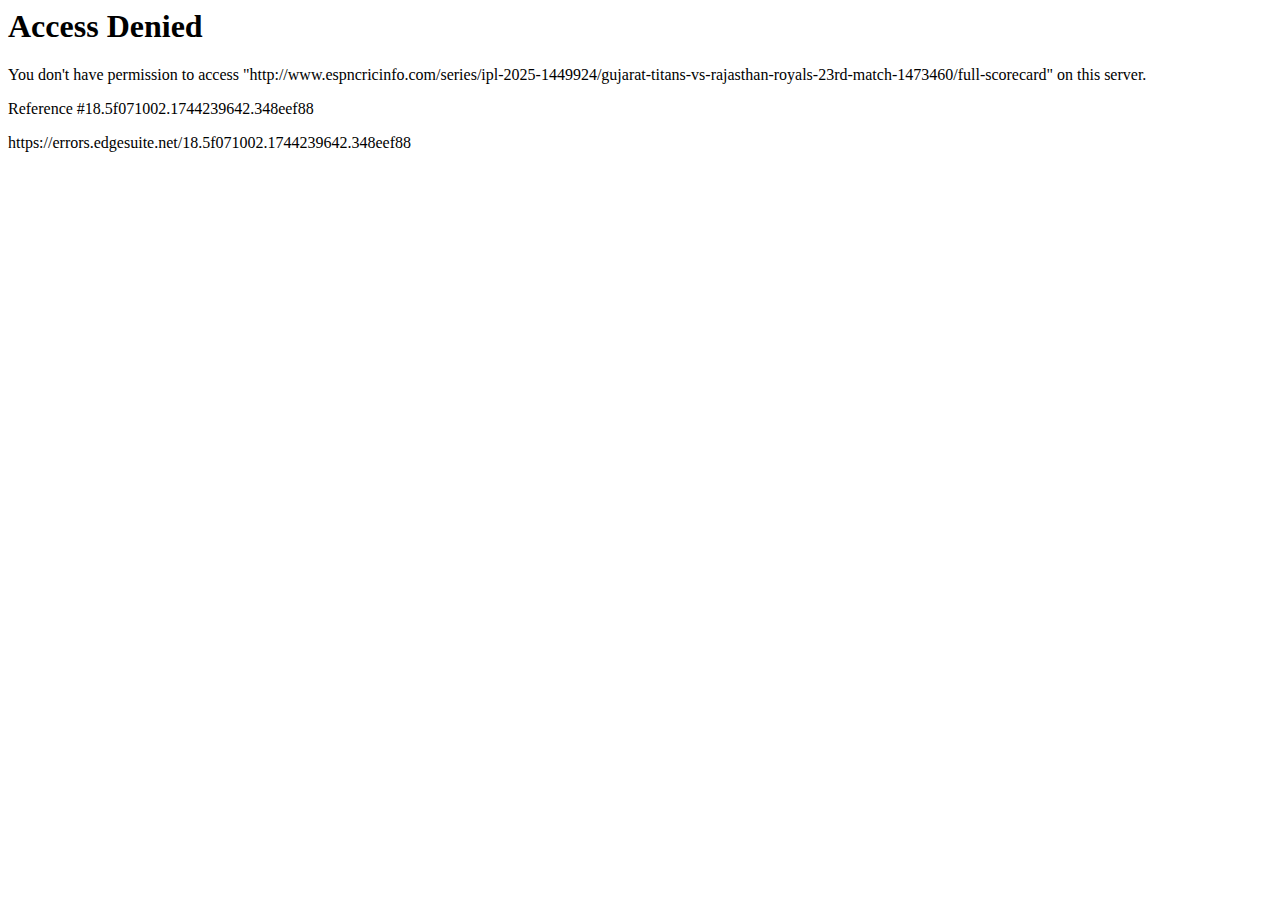
<file: index.html>
<html><head>
<title>Access Denied</title>
</head><body>
<h1>Access Denied</h1>
 
You don't have permission to access "http://www.espncricinfo.com/series/ipl-2025-1449924/gujarat-titans-vs-rajasthan-royals-23rd-match-1473460/full-scorecard" on this server.<p>
Reference #18.5f071002.1744239642.348eef88
</p><p>https://errors.edgesuite.net/18.5f071002.1744239642.348eef88</p>


</body></html>
</file>
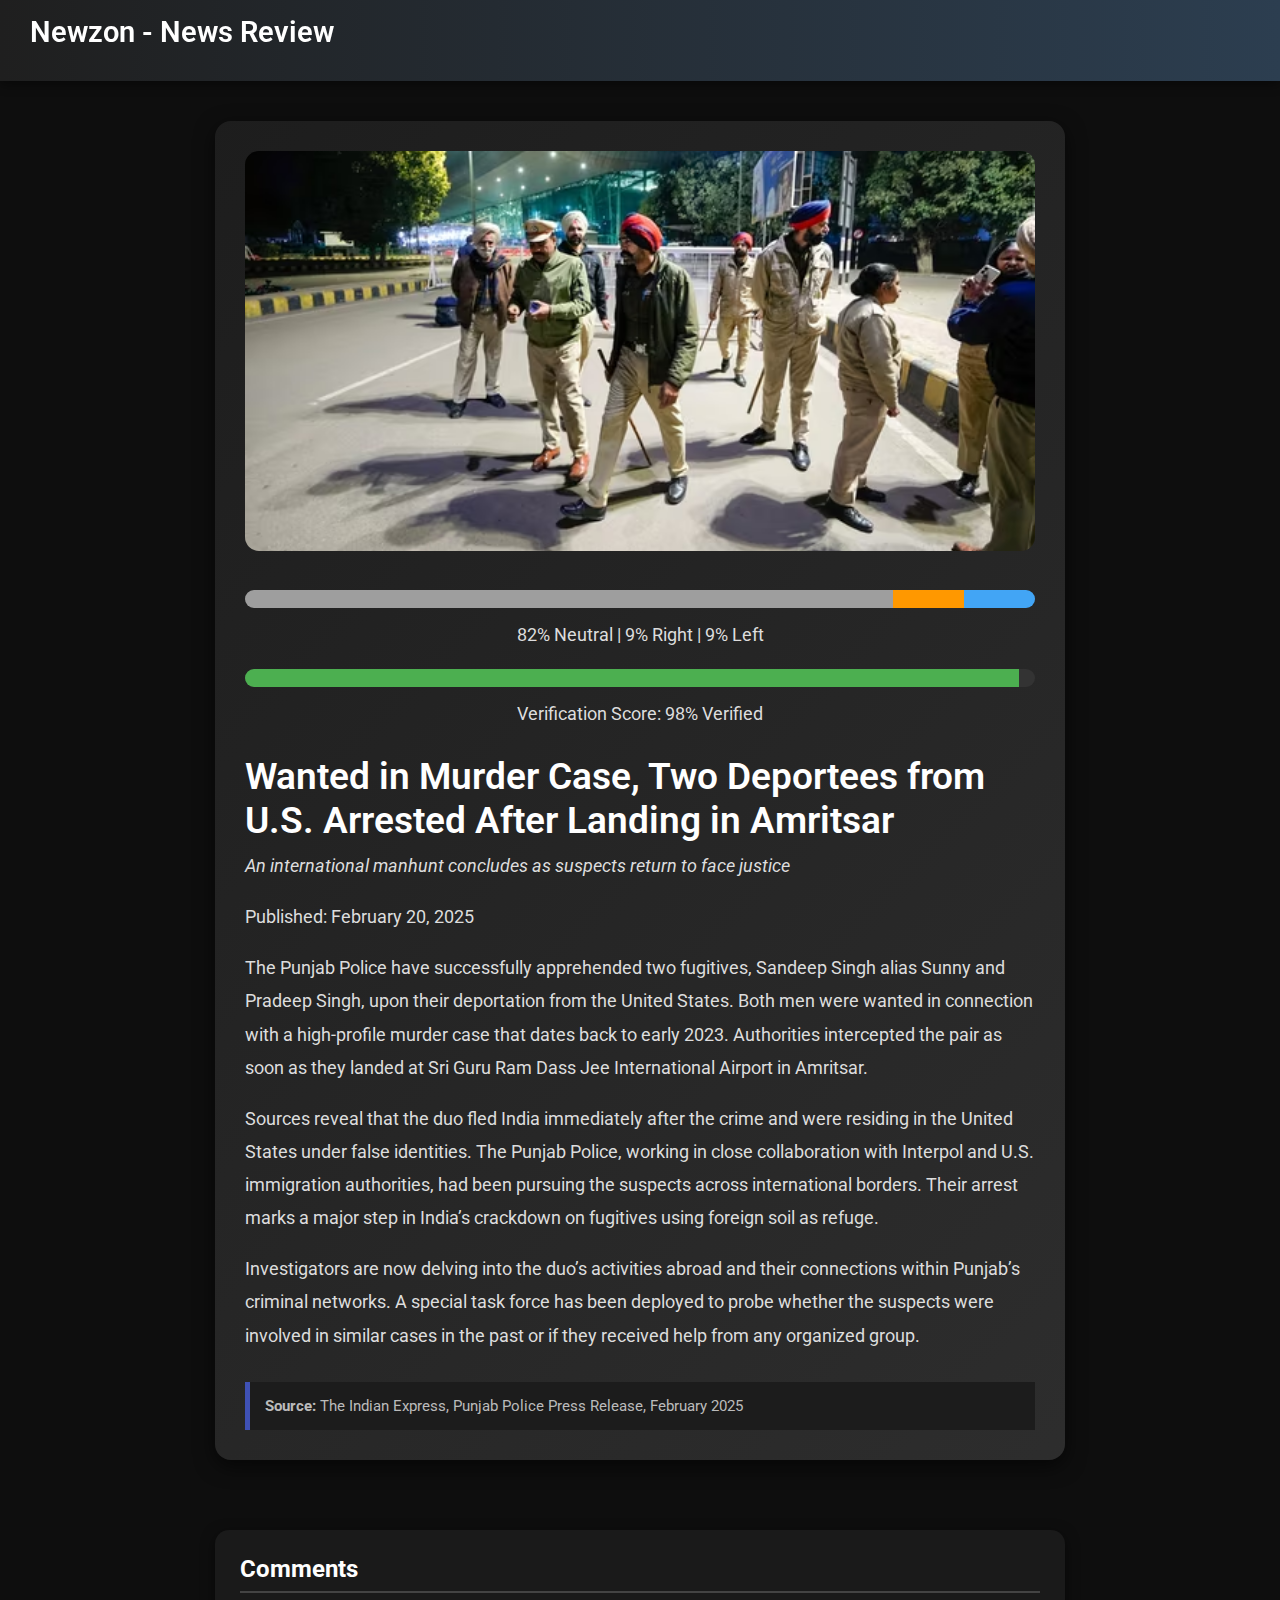
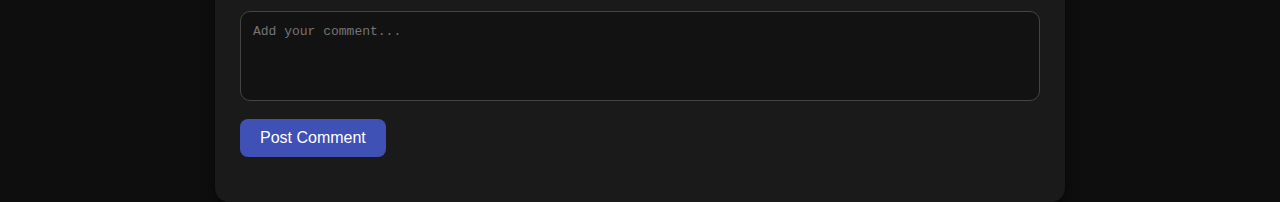
<file: article.html>
<!DOCTYPE html>
<html lang="en">
<head>
    <meta charset="UTF-8">
    <meta name="viewport" content="width=device-width, initial-scale=1.0">
    <title>Full News Article</title>
    <link rel="stylesheet" href="https://fonts.googleapis.com/css2?family=Roboto:wght@300;400;500;700&display=swap">

    <style>
        * {
            margin: 0;
            padding: 0;
            box-sizing: border-box;
        }

        body, html {
            height: 100%;
            width: 100%;
            font-family: 'Roboto', sans-serif;
            background: #0e0e0e;
            color: #e0e0e0;
            display: flex;
            flex-direction: column;
        }

        header {
            padding: 15px 30px;
            background: linear-gradient(90deg, #1f1f1f, #2c3e50);
            box-shadow: 0 4px 10px rgba(0, 0, 0, 0.4);
            display: flex;
            justify-content: space-between;
            align-items: center;
            position: sticky;
            top: 0;
            z-index: 1000;
        }

        header h1 {
            font-size: 1.8em;
            color: #ffffff;
        }

        .container {
            width: 90vw;
            max-width: 850px;
            margin: 40px auto;
            padding: 30px;
            background: linear-gradient(135deg, rgba(33, 33, 33, 0.8), rgba(66, 66, 66, 0.6));
            border-radius: 16px;
            box-shadow: 0 6px 20px rgba(0, 0, 0, 0.6);
        }

        .full-news-article {
            width: 100%;
        }

        .article-image {
            width: 100%;
            max-height: 400px;
            object-fit: cover;
            border-radius: 14px;
            margin-bottom: 25px;
        }

        .analysis-section {
            margin-bottom: 25px;
            text-align: center;
        }

        .bias-bar, .truth-bar {
            width: 100%;
            height: 18px;
            border-radius: 9px;
            background: #333;
            display: flex;
            overflow: hidden;
            margin: 10px 0;
        }

        .bias-fill {
            height: 100%;
        }

        .bias-fill.neutral {
            background-color: #9e9e9e;
        }

        .bias-fill.right {
            background-color: #ff9800;
        }

        .bias-fill.left {
            background-color: #42a5f5;
        }

        .truth-fill {
            height: 100%;
            background-color: #4caf50;
        }

        .bias-percentage, .truth-percentage {
            font-size: 14px;
            color: #b0b0b0;
        }

        h1 {
            font-size: 2.3em;
            font-weight: 600;
            margin-bottom: 16px;
            color: #ffffff;
            line-height: 1.2;
        }

        .article-date {
            font-size: 14px;
            color: #aaa;
            margin-bottom: 20px;
        }

        .full-news-article p {
            font-size: 1.15em;
            line-height: 1.8;
            margin-bottom: 18px;
            color: #ddd;
        }

        .tagline {
            font-size: 1em;
            font-style: italic;
            color: #999;
            margin-top: -10px;
            margin-bottom: 30px;
        }

        .source-box {
            margin-top: 30px;
            font-size: 0.95em;
            padding: 15px;
            border-left: 5px solid #3f51b5;
            background: #1c1c1c;
            color: #bbb;
        }

        .comments-section {
            width: 90vw;
            max-width: 850px;
            margin: 30px auto;
            background: #1a1a1a;
            padding: 25px;
            border-radius: 14px;
            box-shadow: 0 4px 14px rgba(0, 0, 0, 0.5);
        }

        .comments-section h2 {
            margin-bottom: 18px;
            font-size: 1.5em;
            color: #ffffff;
            border-bottom: 2px solid #444;
            padding-bottom: 8px;
        }

        #commentInput {
            width: 100%;
            height: 90px;
            border-radius: 10px;
            border: 1px solid #444;
            background-color: #121212;
            color: #eee;
            font-size: 1em;
            padding: 12px;
            margin-bottom: 14px;
            resize: none;
            transition: border-color 0.3s ease;
        }

        #commentInput:focus {
            border-color: #3f51b5;
            outline: none;
        }

        button {
            padding: 10px 20px;
            font-size: 1em;
            background-color: #3f51b5;
            color: white;
            border: none;
            border-radius: 8px;
            cursor: pointer;
            transition: background 0.3s ease;
        }

        button:hover {
            background-color: #5c6bc0;
        }

        #commentsDisplay {
            margin-top: 20px;
        }

        .comment-item {
            background-color: #2c2c2c;
            color: #ddd;
            padding: 14px 16px;
            border-radius: 10px;
            margin-bottom: 12px;
            box-shadow: 0 2px 8px rgba(0,0,0,0.3);
            transition: transform 0.2s;
        }

        .comment-item:hover {
            transform: translateY(-2px);
        }

        @media (max-width: 768px) {
            h1 {
                font-size: 1.7em;
            }

            .container {
                padding: 20px;
            }
        }
    </style>
</head>
<body>
    <header>
        <h1>Newzon - News Review</h1>
    </header>

    <main class="container">
        <article class="full-news-article">
            <img src="imgs/a1.jpg" alt="Image for full news article" class="article-image">

            <div class="analysis-section">
                <div class="bias-bar">
                    <div class="bias-fill neutral" style="width: 82%;"></div>
                    <div class="bias-fill right" style="width: 9%;"></div>
                    <div class="bias-fill left" style="width: 9%;"></div>
                </div>
                <p class="bias-percentage">
                    <span class="neutral-bias">82% Neutral</span> |
                    <span class="right-bias">9% Right</span> |
                    <span class="left-bias">9% Left</span>
                </p>

                <div class="truth-bar">
                    <div class="truth-fill" style="width: 98%;"></div>
                </div>
                <p class="truth-percentage">Verification Score: 98% Verified</p>
            </div>

            <h1>Wanted in Murder Case, Two Deportees from U.S. Arrested After Landing in Amritsar</h1>
            <p class="tagline">An international manhunt concludes as suspects return to face justice</p>
            <p class="article-date">Published: February 20, 2025</p>
            <p>The Punjab Police have successfully apprehended two fugitives, Sandeep Singh alias Sunny and Pradeep Singh, upon their deportation from the United States. Both men were wanted in connection with a high-profile murder case that dates back to early 2023. Authorities intercepted the pair as soon as they landed at Sri Guru Ram Dass Jee International Airport in Amritsar.</p>

            <p>Sources reveal that the duo fled India immediately after the crime and were residing in the United States under false identities. The Punjab Police, working in close collaboration with Interpol and U.S. immigration authorities, had been pursuing the suspects across international borders. Their arrest marks a major step in India’s crackdown on fugitives using foreign soil as refuge.</p>

            <p>Investigators are now delving into the duo’s activities abroad and their connections within Punjab’s criminal networks. A special task force has been deployed to probe whether the suspects were involved in similar cases in the past or if they received help from any organized group.</p>

            <div class="source-box">
                <strong>Source:</strong> The Indian Express, Punjab Police Press Release, February 2025
            </div>
        </article>
    </main>

    <section class="comments-section">
        <h2>Comments</h2>
        <textarea id="commentInput" placeholder="Add your comment..."></textarea>
        <button onclick="addComment()">Post Comment</button>
        <div id="commentsDisplay"></div>
    </section>

    <script>
        function addComment() {
            const input = document.getElementById("commentInput");
            const text = input.value.trim();

            if (!text) {
                alert("Please write a comment first!");
                return;
            }

            const commentBox = document.createElement("div");
            commentBox.className = "comment-item";
            commentBox.textContent = text;

            const display = document.getElementById("commentsDisplay");
            display.prepend(commentBox);

            input.value = "";
        }
    </script>
</body>
</html>
</file>
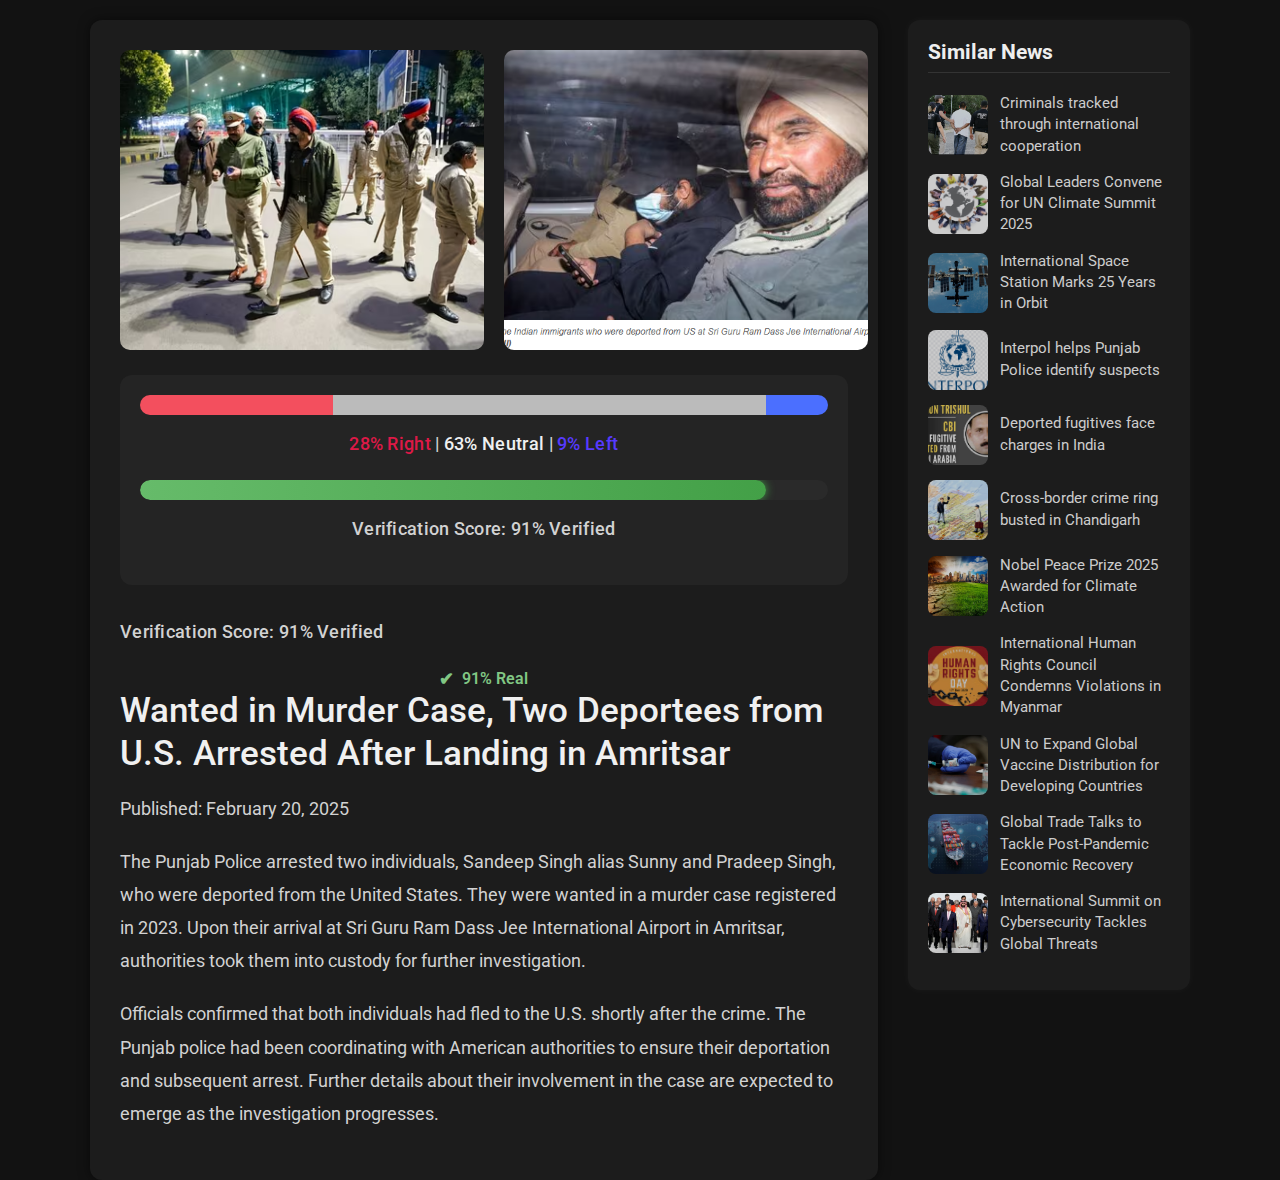
<file: crime.html>
<!DOCTYPE html>
<html lang="en">
<head>
    <meta charset="UTF-8">
    <meta name="viewport" content="width=device-width, initial-scale=1.0">
    <title>Full News Article</title>
    <link rel="stylesheet" href="articles.css">
    <link rel="preconnect" href="https://fonts.googleapis.com">
    <link rel="preconnect" href="https://fonts.gstatic.com" crossorigin>
    <link href="https://fonts.googleapis.com/css2?family=Roboto:wght@300;400;500;700&display=swap" rel="stylesheet">
</head>
<body>
    <main class="container">
        <div class="content-wrapper">
            <article class="full-news-article">
                <div class="article-image-row">
                    <img src="imgs/a1.jpg" alt="Image 1" class="side-by-side-image">
                    <img src="imgs/image1.png" alt="Image 2" class="side-by-side-image">
                  </div>
                  
    
                <div class="analysis-section">
                    <div class="bias-bar">
                        <div class="bias-fill right" style="width: 28%;"></div>
                        <div class="bias-fill neutral" style="width: 63%;"></div>
                        <div class="bias-fill left" style="width: 9%;"></div>
                    </div>
                    <p class="bias-percentage">
                        <span class="right-bias">28% Right</span> | 
                        <span class="neutral-bias">63% Neutral</span> | 
                        <span class="left-bias">9% Left</span>
                    </p>
    
                    <div class="truth-bar">
                        <div class="truth-fill" style="width: 91%;"></div>
                    </div>
                    <p class="truth-percentage">Verification Score: 91% Verified</p>
                </div>
                <p class="truth-percentage">Verification Score: 91% Verified</p>
                <div class="verified-tag">
                  <i>✔</i> <span>91% Real</span>
                </div>
                
                <h1>Wanted in Murder Case, Two Deportees from U.S. Arrested After Landing in Amritsar</h1>
                <p class="article-date">Published: February 20, 2025</p>
                <p>The Punjab Police arrested two individuals, Sandeep Singh alias Sunny and Pradeep Singh, who were deported from the United States. They were wanted in a murder case registered in 2023. Upon their arrival at Sri Guru Ram Dass Jee International Airport in Amritsar, authorities took them into custody for further investigation.</p>
                <p>Officials confirmed that both individuals had fled to the U.S. shortly after the crime. The Punjab police had been coordinating with American authorities to ensure their deportation and subsequent arrest. Further details about their involvement in the case are expected to emerge as the investigation progresses.</p>
            </article>
    
            <aside class="similar-articles">
                <h2>Similar News</h2>
                <div class="similar-article-card">
                    <img src="imgs/cri.png" alt="Related news image">
                    <a href="article3.html">Criminals tracked through international cooperation</a>
                </div>
                <div class="similar-article-card">
                    <img src="imgs/glo.png" alt="Related news image">
                    <a href="article2.html">Global Leaders Convene for UN Climate Summit 2025</a>
                </div>
                <div class="similar-article-card">
                    <img src="imgs/int.png" alt="Related news image">
                    <a href="article3.html">International Space Station Marks 25 Years in Orbit</a>
                </div>
                <div class="similar-article-card">
                    <img src="imgs/in.png" alt="Related news image">
                    <a href="article4.html">Interpol helps Punjab Police identify suspects</a>
                </div>
                <div class="similar-article-card">
                    <img src="imgs/de.png" alt="Related news image">
                    <a href="article5.html">Deported fugitives face charges in India</a>
                </div>
                <div class="similar-article-card">
                    <img src="imgs/cr.png" alt="Related news image">
                    <a href="article6.html">Cross-border crime ring busted in Chandigarh</a>
                </div>
                <div class="similar-article-card">
                    <img src="imgs/image2.png" alt="Related news image">
                    <a href="article2.html">Nobel Peace Prize 2025 Awarded for Climate Action</a>
                </div>
                <div class="similar-article-card">
                    <img src="imgs/hu.png" alt="Related news image">
                    <a href="article3.html">International Human Rights Council Condemns Violations in Myanmar</a>
                </div>
                <div class="similar-article-card">
                    <img src="imgs/va.png" alt="Related news image">
                    <a href="article2.html">UN to Expand Global Vaccine Distribution for Developing Countries</a>
                </div>
                <div class="similar-article-card">
                    <img src="imgs/gl.png" alt="Related news image">
                    <a href="article3.html">Global Trade Talks to Tackle Post-Pandemic Economic Recovery</a>
                </div>
                <div class="similar-article-card">
                    <img src="imgs/su.png" alt="Related news image">
                    <a href="article4.html">International Summit on Cybersecurity Tackles Global Threats</a>
                </div>
              
            </aside>
        </div>
    </main>
</file>
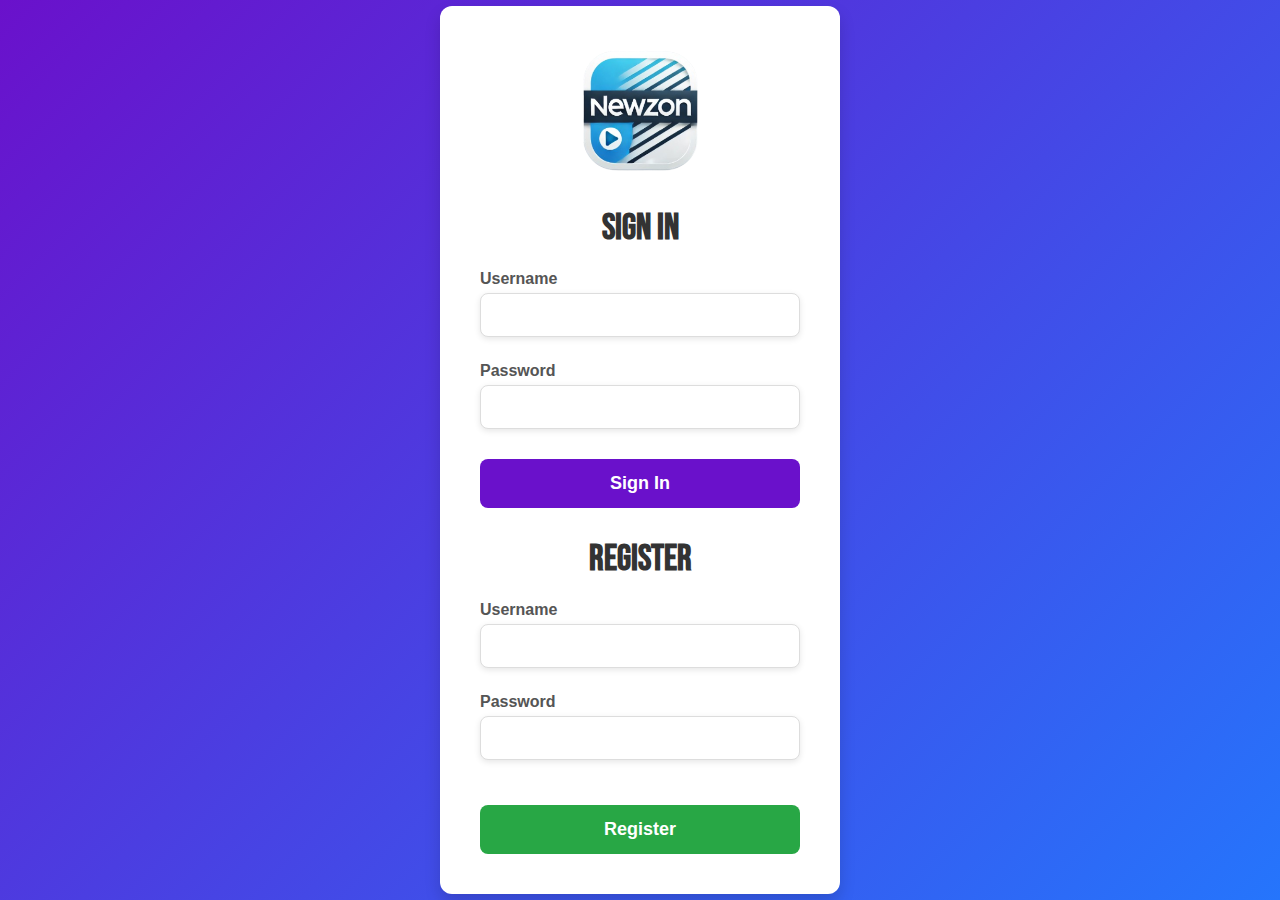
<file: login.html>
<!DOCTYPE html>
<html lang="en">
<head>
  <meta charset="UTF-8">
  <meta name="viewport" content="width=device-width, initial-scale=1.0">
  <title>Sign In / Register</title>
  <link href="https://fonts.googleapis.com/css2?family=Bebas+Neue&display=swap" rel="stylesheet">
  <link rel="stylesheet" href="login.css">
</head>
<body>
  <div class="login-container">
    <div class="logo-container">
      <img src="imgs/logo.png" alt="NEWZON Logo" class="logo">
    </div>
    <div class="login-form">
      <h2>Sign In</h2>

      <!-- LOGIN FORM -->
      <form action="login.php" method="POST">
        <div class="input-group">
          <label for="username">Username</label>
          <input type="text" name="username" required>
        </div>
        <div class="input-group">
          <label for="password">Password</label>
          <input type="password" name="password" required>
        </div>
        <div class="form-actions">
          <button type="submit" class="btn-signin">Sign In</button>
        </div>
      </form>

      <h2 style="margin-top: 30px;">Register</h2>

      <!-- REGISTER FORM -->
      <form action="register.php" method="POST">
        <div class="input-group">
          <label for="username">Username</label>
          <input type="text" name="username" required>
        </div>
        <div class="input-group">
          <label for="password">Password</label>
          <input type="password" name="password" required>
        </div>
        <div class="form-actions">
          <button type="submit" class="btn-register">Register</button>
        </div>
      </form>
    </div>
  </div>
</body>
</html>
</file>
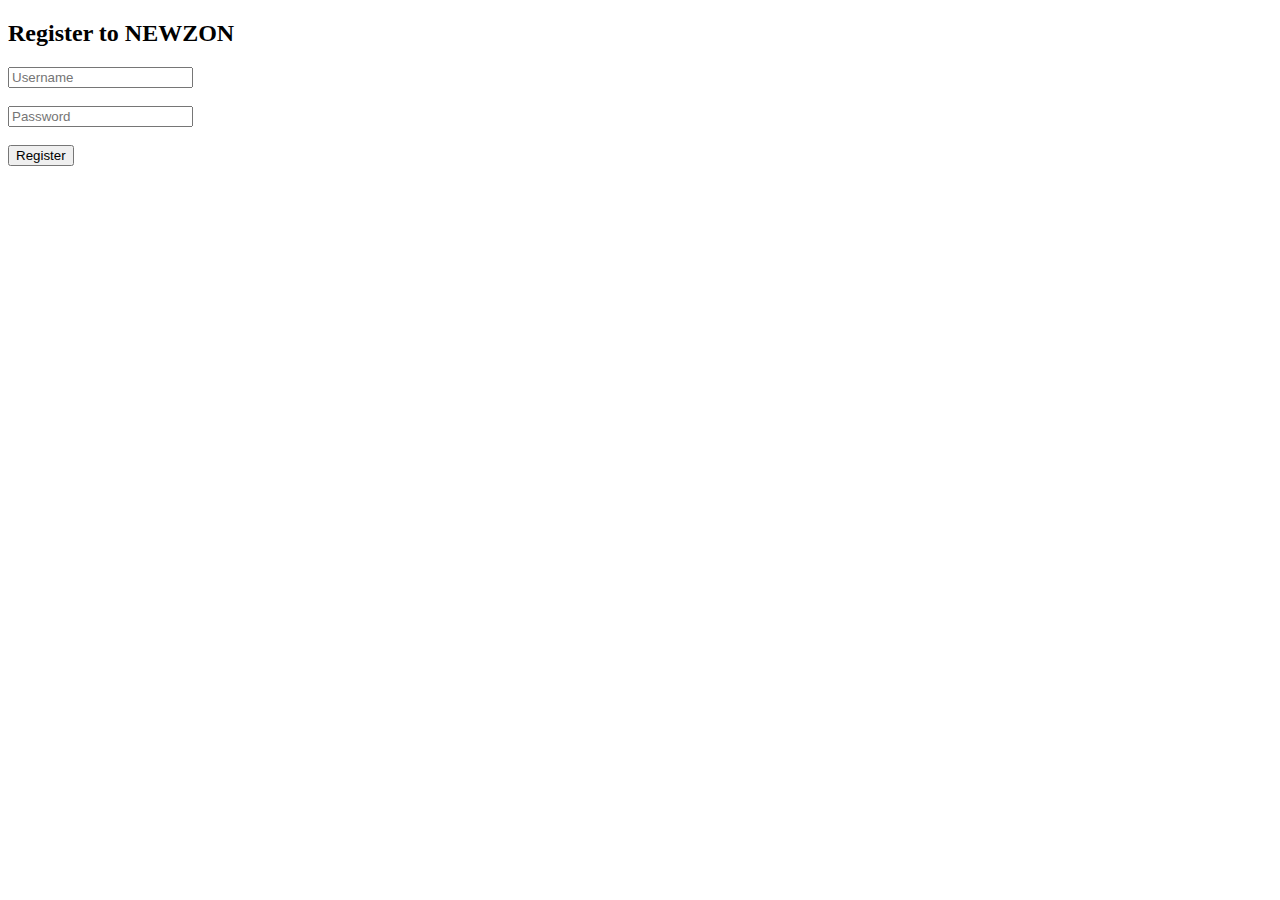
<file: register.html>
<!DOCTYPE html>
<html>
<head>
  <title>Register</title>
</head>
<body>
  <h2>Register to NEWZON</h2>
  <form action="register.php" method="POST">
    <input type="text" name="username" placeholder="Username" required><br><br>
    <input type="password" name="password" placeholder="Password" required><br><br>
    <button type="submit">Register</button>
  </form>
</body>
</html>
</file>
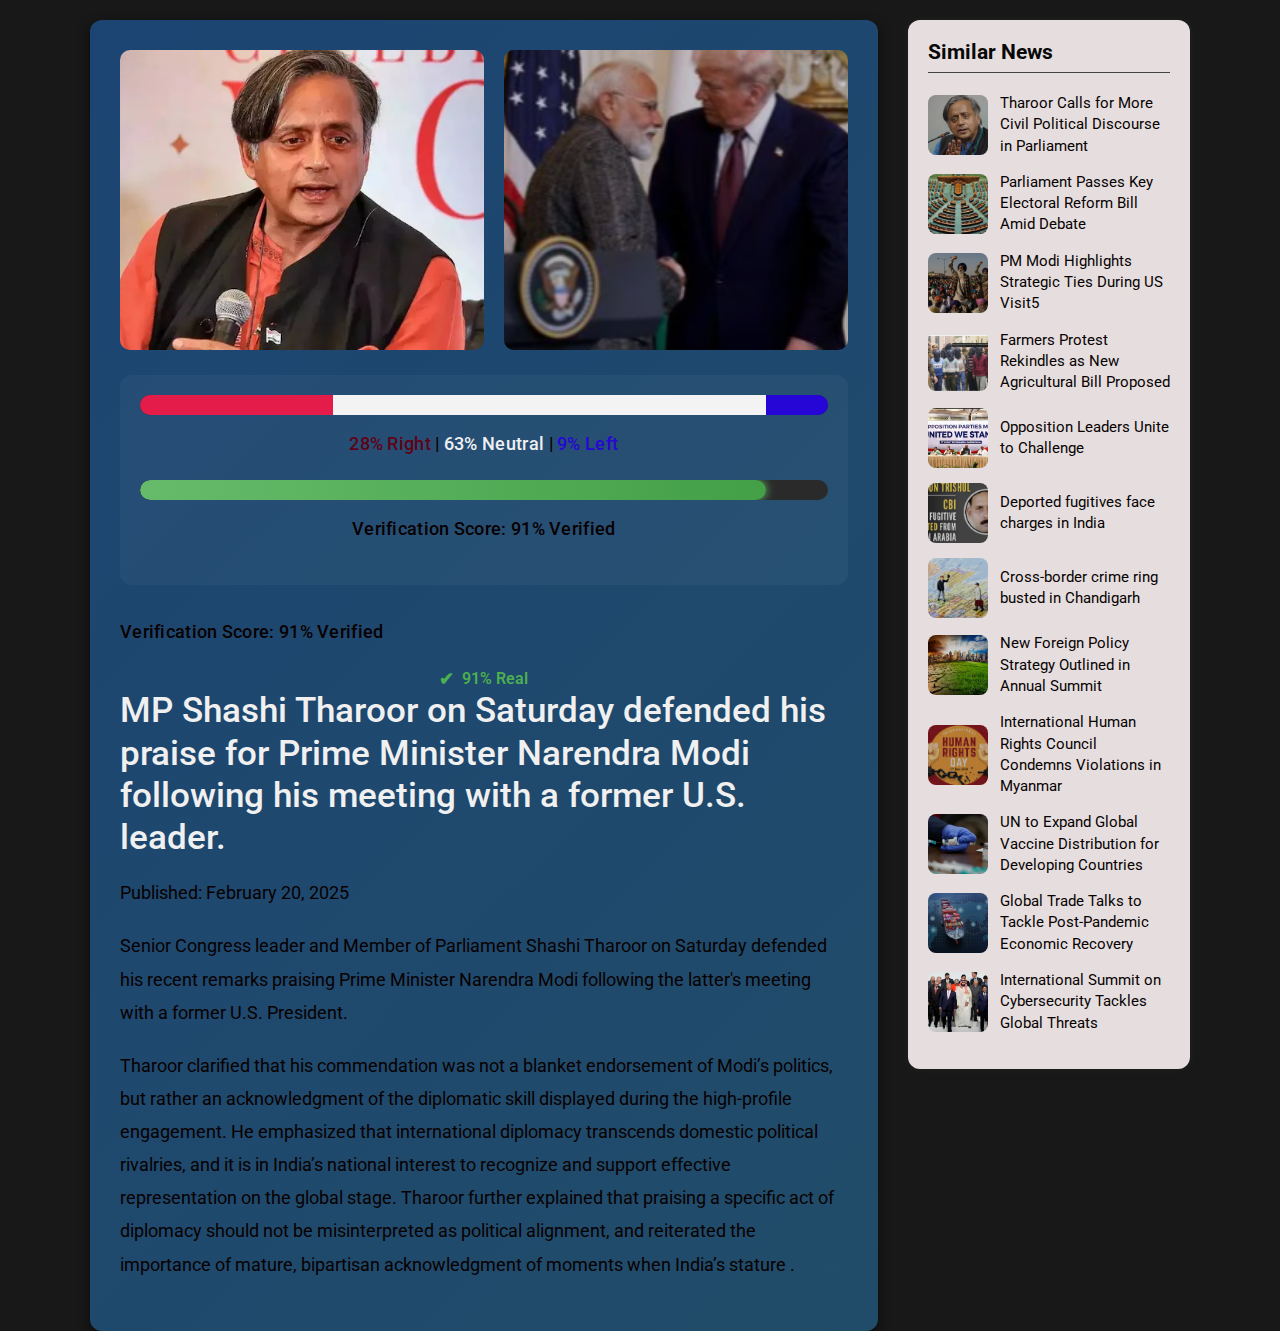
<file: sash.html>
<!DOCTYPE html>
<html lang="en">
<head>
    <meta charset="UTF-8">
    <meta name="viewport" content="width=device-width, initial-scale=1.0">
    <title>Full News Article</title>
    <link rel="stylesheet" href="sash.css">
    <link rel="preconnect" href="https://fonts.googleapis.com">
    <link rel="preconnect" href="https://fonts.gstatic.com" crossorigin>
    <link href="https://fonts.googleapis.com/css2?family=Roboto:wght@300;400;500;700&display=swap" rel="stylesheet">
</head>
<body>
    <main class="container">
        <div class="content-wrapper">
            <article class="full-news-article">
                <div class="article-image-row">
                    <img src="imgs/i2.jpg" alt="Image 1" class="side-by-side-image">
                    <img src="imgs/s1.png" alt="Image 2" class="side-by-side-image">
                  </div>
                  
    
                <div class="analysis-section">
                    <div class="bias-bar">
                        <div class="bias-fill right" style="width: 28%;"></div>
                        <div class="bias-fill neutral" style="width: 63%;"></div>
                        <div class="bias-fill left" style="width: 9%;"></div>
                    </div>
                    <p class="bias-percentage">
                        <span class="right-bias">28% Right</span> | 
                        <span class="neutral-bias">63% Neutral</span> | 
                        <span class="left-bias">9% Left</span>
                    </p>
    
                    <div class="truth-bar">
                        <div class="truth-fill" style="width: 91%;"></div>
                    </div>
                    <p class="truth-percentage">Verification Score: 91% Verified</p>
                </div>
                <p class="truth-percentage">Verification Score: 91% Verified</p>
                <div class="verified-tag">
                  <i>✔</i> <span>91% Real</span>
                </div>
                
                <h1>MP Shashi Tharoor on Saturday defended his praise for Prime Minister Narendra Modi following his meeting with a former U.S. leader.</h1>
                <p class="article-date">Published: February 20, 2025</p>
                <p> Senior Congress leader and Member of Parliament Shashi Tharoor on Saturday defended his recent remarks praising Prime Minister Narendra Modi following the latter's meeting with a former U.S. President.</p>
                <p> Tharoor clarified that his commendation was not a blanket endorsement of Modi’s politics, but rather an acknowledgment of the diplomatic skill displayed during the high-profile engagement. He emphasized that international diplomacy transcends domestic political rivalries, and it is in India’s national interest to recognize and support effective representation on the global stage. Tharoor further explained that praising a specific act of diplomacy should not be misinterpreted as political alignment, and reiterated the importance of mature, bipartisan acknowledgment of moments when India’s stature .</p>
            </article>
    
            <aside class="similar-articles">
                <h2>Similar News</h2>
                <div class="similar-article-card">
                    <img src="imgs/s2.png" alt="Related news image">
                    <a href="article2.html">Tharoor Calls for More Civil Political Discourse in Parliament</a>
                    
                </div>
                <div class="similar-article-card">
                    <img src="imgs/s5.png" alt="Related news image">
                    <a href="article3.html">Parliament Passes Key Electoral Reform Bill Amid Debate</a>
                </div>
                <div class="similar-article-card">
                    <img src="imgs/s3.png" alt="Related news image">
                    <a href="article2.html">PM Modi Highlights Strategic Ties During US Visit5</a>
                </div>
                <div class="similar-article-card">
                    <img src="imgs/s4.png" alt="Related news image">
                    <a href="article3.html">Farmers Protest Rekindles as New Agricultural Bill Proposed </a>
                </div>
                <div class="similar-article-card">
                    <img src="imgs/opo.png" alt="Related news image">
                    <a href="article4.html">Opposition Leaders Unite to Challenge</a>
                </div>
                <div class="similar-article-card">
                    <img src="imgs/de.png" alt="Related news image">
                    <a href="article5.html">Deported fugitives face charges in India</a>
                </div>
                <div class="similar-article-card">
                    <img src="imgs/cr.png" alt="Related news image">
                    <a href="article6.html">Cross-border crime ring busted in Chandigarh</a>
                </div>
                <div class="similar-article-card">
                    <img src="imgs/image2.png" alt="Related news image">
                    <a href="article2.html">New Foreign Policy Strategy Outlined in Annual Summit</a>
                </div>
                <div class="similar-article-card">
                    <img src="imgs/hu.png" alt="Related news image">
                    <a href="article3.html">International Human Rights Council Condemns Violations in Myanmar</a>
                </div>
                <div class="similar-article-card">
                    <img src="imgs/va.png" alt="Related news image">
                    <a href="article2.html">UN to Expand Global Vaccine Distribution for Developing Countries</a>
                </div>
                <div class="similar-article-card">
                    <img src="imgs/gl.png" alt="Related news image">
                    <a href="article3.html">Global Trade Talks to Tackle Post-Pandemic Economic Recovery</a>
                </div>
                <div class="similar-article-card">
                    <img src="imgs/su.png" alt="Related news image">
                    <a href="article4.html">International Summit on Cybersecurity Tackles Global Threats</a>
                </div>
              
            </aside>
        </div>
    </main>
</file>
<file: articles.css>
/* Reset default margin & padding */
* {
  margin: 0;
  padding: 0;
  box-sizing: border-box;
}

body, html {
  height: 100%;
  width: 100%;
  font-family: 'Roboto', sans-serif;
  background: #181818;
  color: #0e0d0d;
  display: flex;
  flex-direction: column;
}

.main-content {
  flex: 1;
  display: flex;
  justify-content: center;
  align-items: center;
}

.container {
  display: flex;
  justify-content: center;
  align-items: center;
  width: 90vw;
  max-width: 1100px;
  margin: 20px auto;
}

/* Layout wrapper for article and sidebar */
.content-wrapper {
  display: flex;
  gap: 30px;
  align-items: flex-start;
  width: 100%;
}

.full-news-article {
  flex: 3;
  background: linear-gradient(135deg, rgba(30, 87, 153, 0.7), rgba(41, 128, 185, 0.5));
  padding: 30px;
  border-radius: 12px;
  box-shadow: 0 4px 12px rgba(0, 0, 0, 0.6);
  text-align: left;
}

.article-image {
  width: 100%;
  max-height: 350px;
  object-fit: cover;
  border-radius: 10px;
  margin-bottom: 25px;
}
.analysis-section {
  margin-bottom: 30px;
  padding: 20px;
  background: rgba(255, 255, 255, 0.04);
  text-align: center;
  border-radius: 12px;
}

/* Bar containers */
.bias-bar, .truth-bar {
  width: 100%;
  height: 20px;
  background: #2a2a2a;
  display: flex;
  margin-bottom: 12px;
  border-radius: 10px;
  overflow: hidden;
}

/* Bar fill styles with animation */
.bias-fill, .truth-fill {
  height: 100%;
  transition: width 0.4s ease-in-out;
}

/* Color scheme */
.bias-fill.neutral {
  background: #f3f3f3;
}

.bias-fill.right {
  background: #e41c4a;
}

.bias-fill.left {
  background: #2506d6;
}

.truth-fill {
  background: #030302;
}

/* Text styles */
.bias-percentage, .truth-percentage {
  font-size: 15px;
  color: #f5f5f5;
  margin-bottom: 6px;
  font-weight: 500;
  letter-spacing: 0.3px;
}

.neutral-bias {
  color: #eff0f1;
}

.right-bias {
  color: #de1947;
}

.left-bias {
  color: #573aff;
}

/* ✅ Verified tag style */
.verified-tag {
  display: flex;
  align-items: center;
  justify-content: center;
  gap: 8px;
  color: #4caf50;
  font-size: 16px;
  font-weight: 600;
  margin-top: 6px;
}

.verified-tag i {
  font-style: normal;
  font-size: 18px;
}

/* Truth color with glow */
.truth-fill {
  background: linear-gradient(90deg, #66bb6a, #43a047);
  box-shadow: 0 0 10px #66bb6a;
  border-radius: 12px;
}
.full-news-article h1 {
  font-size: 2.2em;
  font-weight: 500;
  margin-bottom: 18px;
  color: #f0f0f0;
  line-height: 1.2;
}

.article-date {
  font-size: 14px;
  color: #9e9e9e;
  margin-bottom: 25px;
}

.full-news-article p {
  font-size: 1.15em;
  line-height: 1.8;
  margin-bottom: 20px;
  color: #080000;
}

/* Sidebar for similar articles */
.similar-articles {
  flex: 1;
  background-color: #15095786;
  padding: 20px;
  border-radius: 12px;
  box-shadow: 0 0 10px rgba(255, 255, 255, 0.05);
}

.similar-articles h2 {
  font-size: 1.3rem;
  margin-bottom: 20px;
  color: #f0eaea;
  border-bottom: 1px solid #444;
  padding-bottom: 8px;
}

.similar-article-card {
  display: flex;
  align-items: center;
  gap: 12px;
  margin-bottom: 15px;
}

.similar-article-card img {
  width: 60px;
  height: 60px;
  border-radius: 8px;
  object-fit: cover;
}

.similar-article-card a {
  color: #070202;
  text-decoration: none;
  font-size: 0.95rem;
  transition: color 0.3s;
  line-height: 1.4;
}

.similar-article-card a:hover {
  color: #4dabf7;
}
.article-image-row {
  display: flex;
  gap: 20px;
  margin-bottom: 25px;
}

.side-by-side-image {
  width: 50%;
  height: 300px;
  object-fit: cover;
  border-radius: 10px;
}

/* Optional: Stack images on small screens */
@media (max-width: 600px) {
  .article-image-row {
    flex-direction: column;
  }

  .side-by-side-image {
    width: 100%;
  }
}
.similar-article-card a {
  color: #ffffff92;
  text-decoration: none;
  font-size: 0.95rem;
  transition: color 0.3s;
  line-height: 1.4;
}
body, html {
  background: #121212;
  color: #e0e0e0;
}

/* Article box */
.full-news-article {
  background: #1c1c1c;
  box-shadow: 0 0 12px rgba(0, 0, 0, 0.5);
}

/* Headings */
.full-news-article h1 {
  color: #f0f0f0;
}

/* Date */
.article-date {
  color: #a0a0a0;
}

/* Text */
.full-news-article p {
  color: #d2d2d2;
}

/* Similar articles box */
.similar-articles {
  background-color: #1c1c1c;
  box-shadow: 0 0 8px rgba(255, 255, 255, 0.04);
}

/* Similar heading */
.similar-articles h2 {
  color: #eeeeee;
  border-color: #333;
}

/* Similar article links */
.similar-article-card a {
  color: #cccccc;
}

.similar-article-card a:hover {
  color: #4dabf7;
}

/* Analysis box */
.analysis-section {
  background: #242424;
  color: #e0e0e0;
}

/* Bars */
.bias-bar, .truth-bar {
  background: #2a2a2a;
}

.bias-fill.left {
  background: #4b6fff;
}

.bias-fill.neutral {
  background: #bbbbbb;
}

.bias-fill.right {
  background: #f34f5e;
}

.truth-fill {
  background: linear-gradient(90deg, #66bb6a, #43a047);
  box-shadow: 0 0 10px #43a047;
}

/* Text labels */
.bias-percentage, .truth-percentage {
  color: #dddddd;
}

/* Verified tag */
.verified-tag {
  color: #81c784;
}
.comment-section {
  margin-top: 40px;
  padding: 20px;
  background-color: #111;
  border-radius: 12px;
  color: #fff;
}

.comment-form {
  display: flex;
  flex-direction: column;
  gap: 10px;
}

.comment-form input,
.comment-form textarea {
  padding: 10px;
  border-radius: 6px;
  border: none;
  background-color: #222;
  color: #fff;
  resize: vertical;
}

.comment-form button {
  background-color: #00bcd4;
  border: none;
  color: white;
  padding: 10px 20px;
  border-radius: 6px;
  cursor: pointer;
  transition: background 0.3s;
}

.comment-form button:hover {
  background-color: #0097a7;
}

.comment-box {
  margin-top: 15px;
  padding: 15px;
  background-color: #1c1c1c;
  border-radius: 10px;
}

.like-button {
  background: none;
  border: none;
  color: #ff5252;
  font-size: 1rem;
  cursor: pointer;
  margin-top: 5px;
}
</file>
<file: login.css>
/* Global Reset */
* {
  margin: 0;
  padding: 0;
  box-sizing: border-box;
}

/* Body with Gradient Background */
body {
  font-family: 'Arial', sans-serif;
  background: linear-gradient(135deg, #6a11cb 0%, #2575fc 100%); /* Gradient from purple to blue */
  display: flex;
  justify-content: center;
  align-items: center;
  height: 100vh;
  color: #fff;
  text-align: center;
}

/* Login Container */
.login-container {
  background-color: white;
  box-shadow: 0 8px 16px rgba(0, 0, 0, 0.15);
  border-radius: 12px;
  width: 400px;
  padding: 40px;
  text-align: center;
  position: relative;
  z-index: 1;
}

/* Logo */
.logo-container {
  margin-bottom: 30px;
}

.logo {
  max-width: 120px;
  margin: 0 auto;
  filter: drop-shadow(0px 0px 10px rgba(255, 255, 255, 0.3));
}

/* Form */
.login-form h2 {
  font-family: 'Bebas Neue', sans-serif;
  font-size: 36px;
  margin-bottom: 20px;
  color: #333;
}

.input-group {
  margin-bottom: 25px;
  text-align: left;
}

.input-group label {
  display: block;
  font-weight: bold;
  margin-bottom: 5px;
  color: #555;
}

.input-group input {
  width: 100%;
  padding: 12px;
  font-size: 16px;
  border: 1px solid #ddd;
  border-radius: 8px;
  outline: none;
  box-shadow: 0 2px 6px rgba(0, 0, 0, 0.1);
  transition: 0.3s;
}

.input-group input:focus {
  border-color: #6a11cb;
  box-shadow: 0 2px 6px rgba(106, 17, 203, 0.5);
}

/* Buttons */
.btn-signin, .btn-register {
  width: 100%;
  padding: 14px;
  font-size: 18px;
  font-weight: bold;
  border: none;
  border-radius: 8px;
  cursor: pointer;
  transition: 0.3s;
}

.btn-signin {
  background-color: #6a11cb;
  color: white;
}

.btn-signin:hover {
  background-color: #5700a5;
}

.btn-register {
  background-color: #28a745;
  color: white;
  margin-top: 15px;
}

.btn-register:hover {
  background-color: #218838;
}

/* Add spacing and ensure buttons are aligned */
.form-actions {
  margin-top: 30px;
}
</file>
<file: sash.css>
/* Reset default margin & padding */
* {
    margin: 0;
    padding: 0;
    box-sizing: border-box;
  }
  
  body, html {
    height: 100%;
    width: 100%;
    font-family: 'Roboto', sans-serif;
    background: #181818;
    color: #0e0d0d;
    display: flex;
    flex-direction: column;
  }
  
  .main-content {
    flex: 1;
    display: flex;
    justify-content: center;
    align-items: center;
  }
  
  .container {
    display: flex;
    justify-content: center;
    align-items: center;
    width: 90vw;
    max-width: 1100px;
    margin: 20px auto;
  }
  
  /* Layout wrapper for article and sidebar */
  .content-wrapper {
    display: flex;
    gap: 30px;
    align-items: flex-start;
    width: 100%;
  }
  
  .full-news-article {
    flex: 3;
    background: linear-gradient(135deg, rgba(30, 87, 153, 0.7), rgba(41, 128, 185, 0.5));
    padding: 30px;
    border-radius: 12px;
    box-shadow: 0 4px 12px rgba(0, 0, 0, 0.6);
    text-align: left;
  }
  
  .article-image {
    width: 100%;
    max-height: 350px;
    object-fit: cover;
    border-radius: 10px;
    margin-bottom: 25px;
  }
  .analysis-section {
    margin-bottom: 30px;
    padding: 20px;
    background: rgba(255, 255, 255, 0.04);
    text-align: center;
    border-radius: 12px;
  }
  
  /* Bar containers */
  .bias-bar, .truth-bar {
    width: 100%;
    height: 20px;
    background: #2a2a2a;
    display: flex;
    margin-bottom: 12px;
    border-radius: 10px;
    overflow: hidden;
  }
  
  /* Bar fill styles with animation */
  .bias-fill, .truth-fill {
    height: 100%;
    transition: width 0.4s ease-in-out;
  }
  
  /* Color scheme */
  .bias-fill.neutral {
    background: #f3f3f3;
  }
  
  .bias-fill.right {
    background: #e41c4a;
  }
  
  .bias-fill.left {
    background: #2506d6;
  }
  
  .truth-fill {
    background: #030302;
  }
  
  /* Text styles */
  .bias-percentage, .truth-percentage {
    font-size: 15px;
    color: #f5f5f5;
    margin-bottom: 6px;
    font-weight: 500;
    letter-spacing: 0.3px;
  }
  
  .neutral-bias {
    color: #eff0f1;
  }
  
  .right-bias {
    color: #5e0217;
  }
  
  .left-bias {
    color: #2506d6;
  }
  
  /* ✅ Verified tag style */
  .verified-tag {
    display: flex;
    align-items: center;
    justify-content: center;
    gap: 8px;
    color: #4caf50;
    font-size: 16px;
    font-weight: 600;
    margin-top: 6px;
  }
  
  .verified-tag i {
    font-style: normal;
    font-size: 18px;
  }
  
  /* Truth color with glow */
  .truth-fill {
    background: linear-gradient(90deg, #66bb6a, #43a047);
    box-shadow: 0 0 10px #66bb6a;
    border-radius: 12px;
  }
  .full-news-article h1 {
    font-size: 2.2em;
    font-weight: 500;
    margin-bottom: 18px;
    color: #f0f0f0;
    line-height: 1.2;
  }
  
  .article-date {
    font-size: 14px;
    color: #9e9e9e;
    margin-bottom: 25px;
  }
  
  .full-news-article p {
    font-size: 1.15em;
    line-height: 1.8;
    margin-bottom: 20px;
    color: #080000;
  }
  
  /* Sidebar for similar articles */
  .similar-articles {
    flex: 1;
    background-color: #e6dede;
    padding: 20px;
    border-radius: 12px;
    box-shadow: 0 0 10px rgba(255, 255, 255, 0.05);
  }
  
  .similar-articles h2 {
    font-size: 1.3rem;
    margin-bottom: 20px;
    color: #080808;
    border-bottom: 1px solid #444;
    padding-bottom: 8px;
  }
  
  .similar-article-card {
    display: flex;
    align-items: center;
    gap: 12px;
    margin-bottom: 15px;
  }
  
  .similar-article-card img {
    width: 60px;
    height: 60px;
    border-radius: 8px;
    object-fit: cover;
  }
  
  .similar-article-card a {
    color: #070202;
    text-decoration: none;
    font-size: 0.95rem;
    transition: color 0.3s;
    line-height: 1.4;
  }
  
  .similar-article-card a:hover {
    color: #4dabf7;
  }
  .article-image-row {
    display: flex;
    gap: 20px;
    margin-bottom: 25px;
  }
  
  .side-by-side-image {
    width: 50%;
    height: 300px;
    object-fit: cover;
    border-radius: 10px;
  }
  
  /* Optional: Stack images on small screens */
  @media (max-width: 600px) {
    .article-image-row {
      flex-direction: column;
    }
  
    .side-by-side-image {
      width: 100%;
    }
  }
</file>
